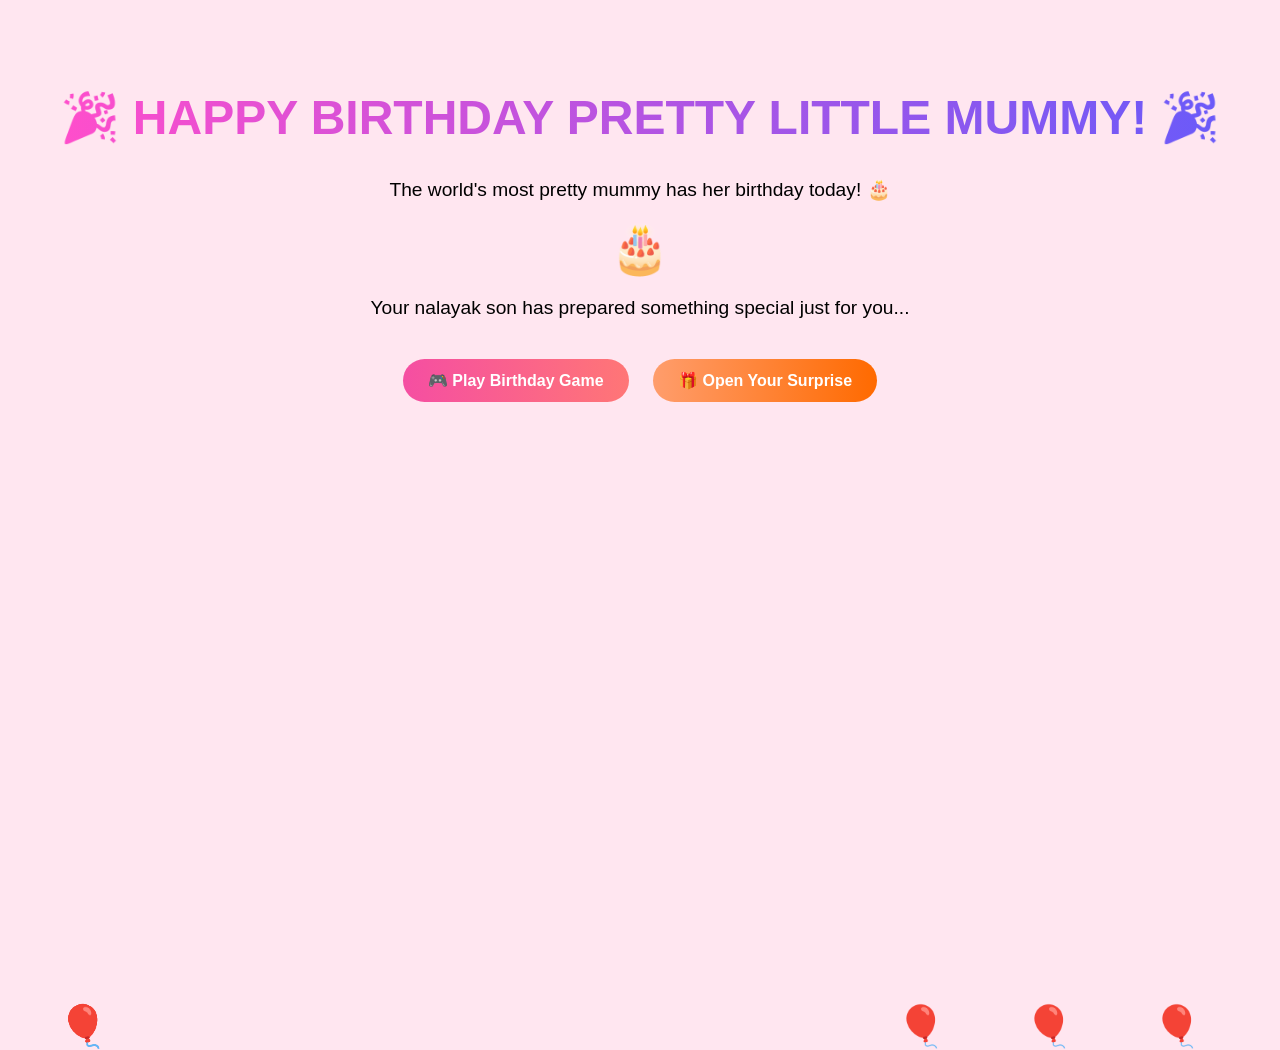
<file: index.html>
<!DOCTYPE html>
<html lang="en">
<head>
  <meta charset="UTF-8">
  <meta name="viewport" content="width=device-width, initial-scale=1.0">
  <title>Happy Birthday</title>
  <style>
    body {
      font-family: Arial, sans-serif;
      background: #ffe6f0; /* Baby pink background */
      text-align: center;
      padding: 50px;
      overflow: hidden; /* hide balloons going outside */
    }

    h1 {
      font-size: 3rem;
      font-weight: bold;
      background: linear-gradient(to right, #ff4ecb, #6a5af9);

      background-clip: text;
      -webkit-background-clip: text;

      color: transparent;
      -webkit-text-fill-color: transparent;

      animation: fadeIn 2s ease-in-out;
    }

    p {
      font-size: 1.2rem;
      margin: 20px 0;
      animation: fadeIn 2.5s ease-in-out;
    }

    .cake {
      font-size: 3rem;
      margin: 20px 0;
      animation: bounce 1.5s infinite;
    }

    .btn-container {
      margin-top: 30px;
      animation: fadeIn 3s ease-in-out;
    }

    .btn {
      padding: 12px 25px;
      margin: 10px;
      font-size: 1rem;
      font-weight: bold;
      border: none;
      border-radius: 25px;
      cursor: pointer;
      color: white;
      transition: transform 0.2s ease, background 0.3s ease;
    }

    .btn:hover {
      transform: scale(1.05);
    }

    .game-btn {
      background: linear-gradient(to right, #f54ea2, #ff7676);
    }

    .surprise-btn {
      background: linear-gradient(to right, #ff9d6c, #ff6a00);
    }

    /* Balloons */
    .balloon {
      position: absolute;
      bottom: -150px;
      font-size: 2.5rem;
      animation: float 10s linear infinite;
    }

    /* Different balloons positions and timings */
    .balloon:nth-child(1) { left: 5%;  animation-duration: 8s; animation-delay: 0s; }
    .balloon:nth-child(2) { left: 15%; animation-duration: 10s; animation-delay: 2s; }
    .balloon:nth-child(3) { left: 25%; animation-duration: 12s; animation-delay: 4s; }
    .balloon:nth-child(4) { left: 40%; animation-duration: 9s;  animation-delay: 1s; }
    .balloon:nth-child(5) { left: 55%; animation-duration: 11s; animation-delay: 3s; }
    .balloon:nth-child(6) { left: 70%; animation-duration: 13s; animation-delay: 5s; }
    .balloon:nth-child(7) { left: 80%; animation-duration: 10s; animation-delay: 1.5s; }
    .balloon:nth-child(8) { left: 90%; animation-duration: 14s; animation-delay: 3.5s; }

    /* Keyframes */
    @keyframes bounce {
      0%, 100% { transform: translateY(0); }
      50% { transform: translateY(-15px); }
    }

    @keyframes float {
      0% { bottom: -150px; opacity: 0; transform: translateX(0); }
      20% { opacity: 1; }
      50% { transform: translateX(30px); }
      100% { bottom: 110%; opacity: 0; transform: translateX(-30px); }
    }

    @keyframes fadeIn {
      from { opacity: 0; transform: translateY(20px); }
      to { opacity: 1; transform: translateY(0); }
    }
  </style>
</head>
<body>

  <h1>🎉 HAPPY BIRTHDAY PRETTY LITTLE MUMMY! 🎉</h1>
  <p>The world's most pretty mummy has her birthday today! 🎂</p>
  <div class="cake">🎂</div>
  <p>Your nalayak son has prepared something special just for you...</p>

  <div class="btn-container">
    <button class="btn game-btn" id="playGame">🎮 Play Birthday Game</button>
    <button class="btn surprise-btn" id="openSurprise">🎁 Open Your Surprise</button>
  </div>

  <!-- Balloons (more added) -->
  <div class="balloon">🎈</div>
  <div class="balloon">🎈</div>
  <div class="balloon">🎈</div>
  <div class="balloon">🎈</div>
  <div class="balloon">🎈</div>
  <div class="balloon">🎈</div>
  <div class="balloon">🎈</div>
  <div class="balloon">🎈</div>

  <script>
    // Redirect using DOM and Event Listeners
    document.getElementById("playGame").addEventListener("click", function() {
      window.location.href = "game.html"; // Change to your game page
    });

    document.getElementById("openSurprise").addEventListener("click", function() {
      window.location.href = "surprise.html"; // Change to your surprise page
    });
  </script>

</body>
</html>
</file>
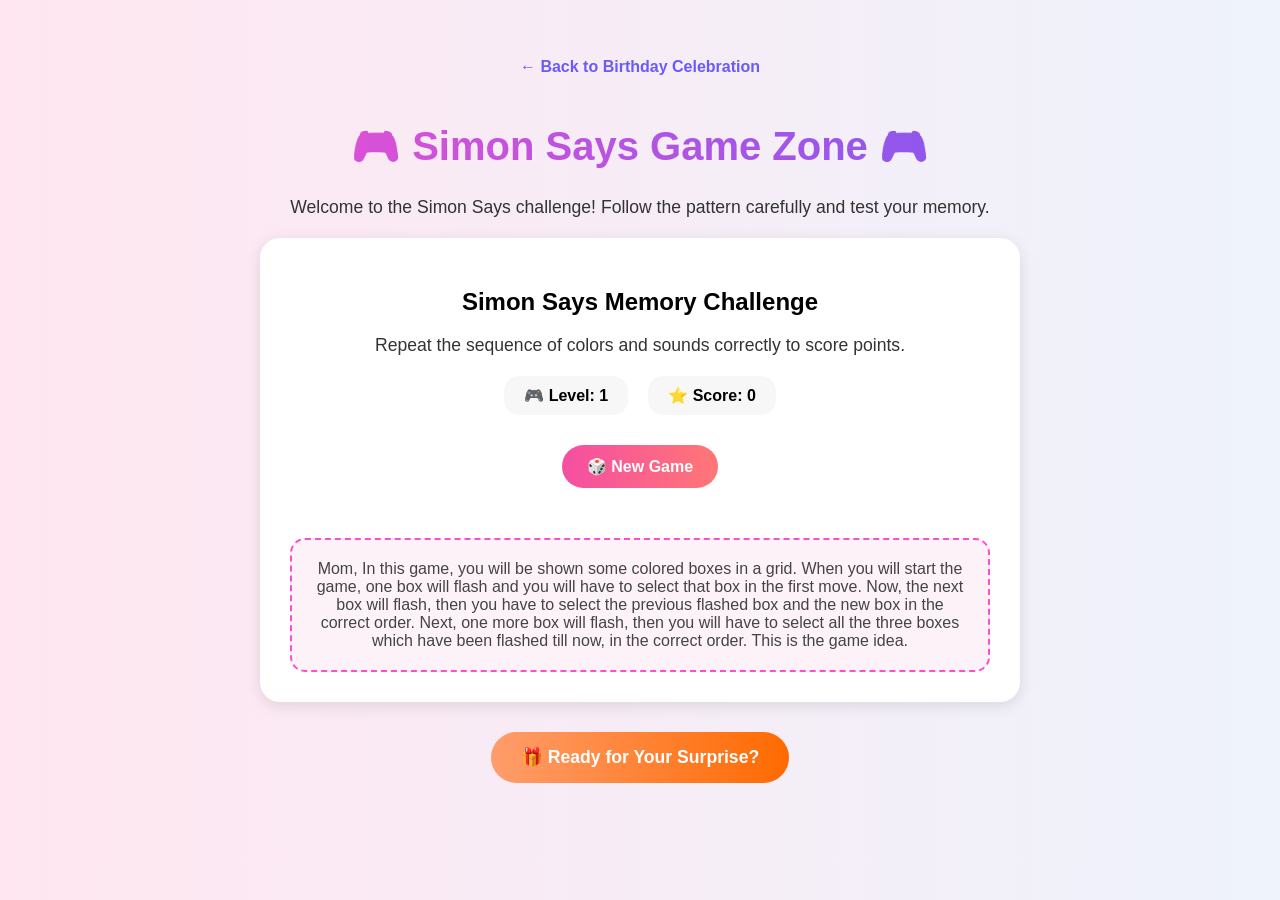
<file: game.html>
<!DOCTYPE html>
<html lang="en">
<head>
  <meta charset="UTF-8">
  <meta name="viewport" content="width=device-width, initial-scale=1.0">
  <title>Simon Says Game Zone</title>
  <style>
    body {
      font-family: Arial, sans-serif;
      background: linear-gradient(to right, #ffe6f0, #eef3fc);
      text-align: center;
      padding: 50px;
    }

    a {
      display: inline-block;
      margin-bottom: 20px;
      color: #6a5af9;
      font-weight: bold;
      text-decoration: none;
    }

    h1 {
      font-size: 2.5rem;
      font-weight: bold;
      background: linear-gradient(to right, #ff4ecb, #6a5af9);

      background-clip: text;
      -webkit-background-clip: text;

      color: transparent;
      -webkit-text-fill-color: transparent;
    }

    p {
      font-size: 1.1rem;
      margin-bottom: 20px;
      color: #333;
    }

    .game-container {
      background: #fff;
      border-radius: 20px;
      box-shadow: 0 4px 15px rgba(0, 0, 0, 0.1);
      padding: 30px;
      max-width: 700px;
      margin: auto;
    }

    .stats {
      display: flex;
      justify-content: center;
      gap: 20px;
      margin: 20px 0;
      font-size: 1rem;
    }

    .stats div {
      background: #f7f7f7;
      padding: 10px 20px;
      border-radius: 15px;
      font-weight: bold;
    }

    .buttons {
      margin: 20px 0;
    }

    .btn {
      padding: 12px 25px;
      margin: 10px;
      font-size: 1rem;
      font-weight: bold;
      border: none;
      border-radius: 25px;
      cursor: pointer;
      color: white;
      transition: transform 0.2s ease, background 0.3s ease;
    }

    .btn:hover {
      transform: scale(1.05);
    }

    .new-game {
      background: linear-gradient(to right, #f54ea2, #ff7676);
    }

    .hint {
      background: linear-gradient(to right, #ff9d6c, #ff6a00);
    }

    .flexbox-container {
      display: flex;
      flex-direction: column;
      justify-content: center;
      align-items: center;
      gap: 15px;
      margin-top: 20px;
      padding: 20px;
      background: #fdf2f8;
      border: 2px dashed #ff4ecb;
      border-radius: 15px;
    }

    .flexbox-container p {
      margin: 0;
      font-size: 1rem;
      color: #444;
    }

    .surprise-btn {
      margin-top: 30px;
      padding: 15px 30px;
      font-size: 1.1rem;
      font-weight: bold;
      border: none;
      border-radius: 30px;
      cursor: pointer;
      background: linear-gradient(to right, #ff9d6c, #ff6a00);
      color: white;
      transition: transform 0.2s ease;
    }

    .surprise-btn:hover {
      transform: scale(1.05);
    }
  </style>
</head>
<body>

  <a href="index.html">← Back to Birthday Celebration</a>
  <h1>🎮 Simon Says Game Zone 🎮</h1>
  <p>Welcome to the Simon Says challenge! Follow the pattern carefully and test your memory.</p>

  <div class="game-container">
    <h2>Simon Says Memory Challenge</h2>
    <p>Repeat the sequence of colors and sounds correctly to score points.</p>

    <!-- Stats -->
    <div class="stats">
      <div>🎮 Level: 1</div>
      <div>⭐ Score: 0</div>
    </div>

    <!-- Buttons -->
    <div class="buttons"><a href = "simon-says.html">
      <button class="btn new-game">🎲 New Game</button></a>
    </div>

    <!-- Flexbox for your custom text -->
    <div class="flexbox-container">
      <p>Mom, In this game, you will be shown some colored boxes in a grid. When you will start the game, one box will flash and you will have to select that box in the first move. Now, the next box will flash, then you have to select the previous flashed box and the new box in the correct order. Next, one more box will flash, then you will have to select all the three boxes which have been flashed till now, in the correct order. This is the game idea.
    </div>
  </div>
  <a href="surprise.html">
  <button class="surprise-btn">🎁 Ready for Your Surprise?</button>
    </a>
</body>
</html>
</file>
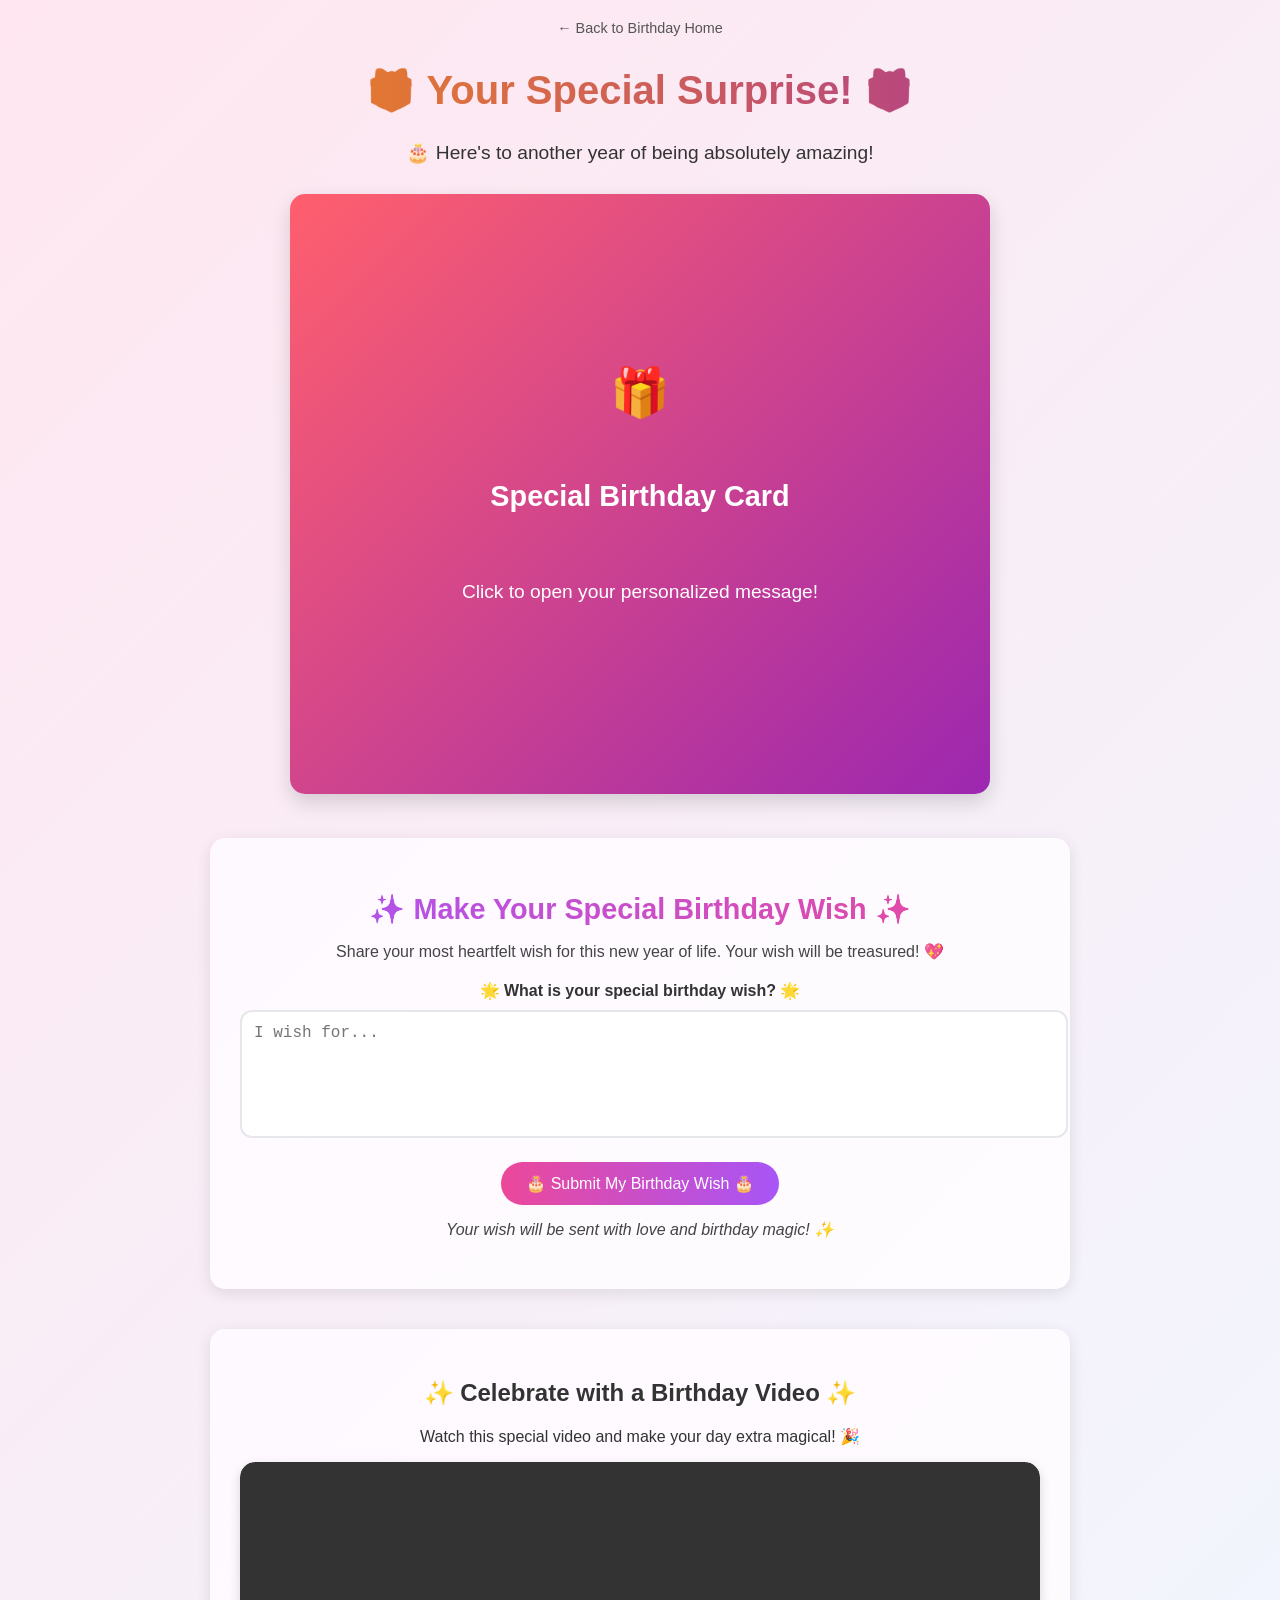
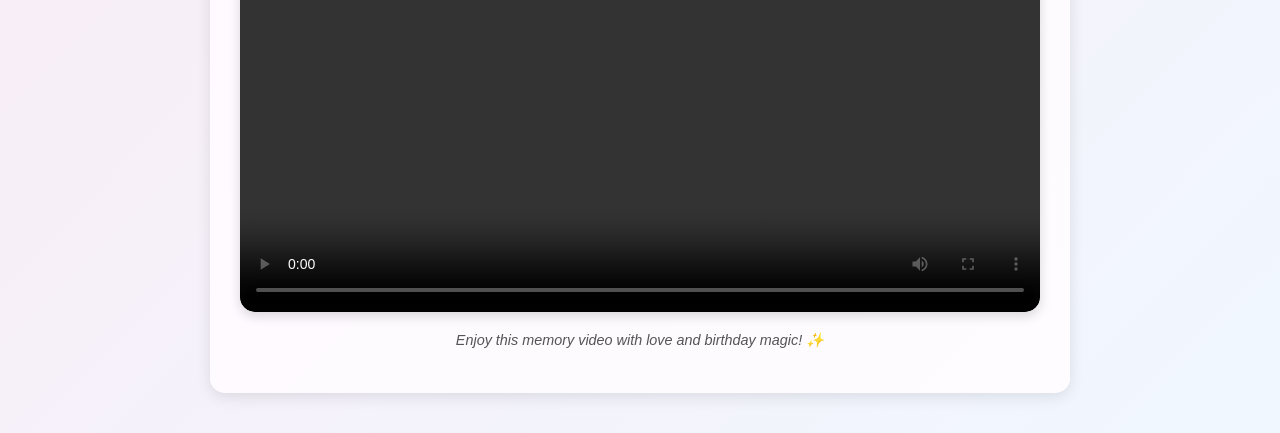
<file: surprise.html>
<!DOCTYPE html>
<html lang="en">
<head>
  <meta charset="UTF-8">
  <meta name="viewport" content="width=device-width, initial-scale=1.0">
  <title>Special Birthday Surprise</title>
  <style>
    body {
      margin: 0;
      font-family: Arial, sans-serif;
      background: linear-gradient(135deg, #ffe6f0, #f0f7ff);
      text-align: center;
      color: #333;
    }

    h1 {
      font-size: 2.5rem;
      margin-top: 30px;
      background: linear-gradient(to right, #ff9800, #9c27b0);
      background-clip: text;
      -webkit-background-clip: text;
      -webkit-text-fill-color: transparent;
    }

    .sub-text {
      font-size: 1.2rem;
      margin: 10px 0 30px;
    }

    /* Card container */
    .card-container {
      perspective: 1000px;
      display: inline-block;
    }

    .card {
      width: 700px;
      height: 600px;
      position: relative;
      transform-style: preserve-3d;
      transition: transform 0.8s;
      cursor: pointer;
    }

    .card.is-flipped {
      transform: rotateY(180deg);
    }

    .card-face {
      position: absolute;
      width: 100%;
      height: 100%;
      border-radius: 15px;
      backface-visibility: hidden;
      display: flex;
      justify-content: center;
      align-items: center;
      font-size: 1.2rem;
      box-shadow: 0 8px 20px rgba(0,0,0,0.15);
      gap:25px;
    }

    .card-front {
      background: linear-gradient(135deg, #ff5f6d, #9c27b0);
      color: white;
      flex-direction: column;
    }

    .card-front .gift {
      font-size: 3rem;
      margin-bottom: 10px;
    }

    .card-back {
      background: linear-gradient(135deg, #42e695, #3bb2b8);
      color: white;
      transform: rotateY(180deg);
      padding: 20px;
    }

    a {
      text-decoration: none;
      color: #555;
      display: inline-block;
      margin-top: 20px;
      font-size: 0.9rem;
    }

  .wish-card {
  width: 800px;
  margin: 40px auto;
  background: #fff;
  padding: 30px;
  border-radius: 15px;
  box-shadow: 0px 4px 15px rgba(0,0,0,0.1);
  text-align: center;
  font-family: "Poppins", sans-serif;
  background: linear-gradient(135deg, #fef9ff, #fefcff);
  position: relative;
}



.wish-card h2 {
  font-size: 1.8rem;
  background: linear-gradient(90deg, #a855f7, #ec4899);
  background-clip: text;
  -webkit-background-clip: text;
  -webkit-text-fill-color: transparent;
  margin-bottom: 10px;
}

.wish-card p {
  color: #444;
  font-size: 1rem;
  margin-bottom: 20px;
}

.wish-label {
  display: block;
  font-weight: bold;
  margin-bottom: 10px;
  color: #333;
}

textarea {
  width: 100%;
  height: 100px;
  border: 2px solid #e5e7eb;
  border-radius: 12px;
  padding: 12px;
  font-size: 1rem;
  resize: none;
  outline: none;
  transition: border 0.3s ease;
}

textarea:focus {
  border-color: #a855f7;
}

.submit-btn {
  margin-top: 20px;
  background: linear-gradient(90deg, #ec4899, #a855f7);
  color: white;
  border: none;
  padding: 12px 25px;
  font-size: 1rem;
  border-radius: 30px;
  cursor: pointer;
  transition: transform 0.2s ease, box-shadow 0.2s ease;
}

.submit-btn:hover {
  transform: translateY(-2px);
  box-shadow: 0px 4px 10px rgba(0,0,0,0.15);
}

.note {
  margin-top: 15px;
  font-size: 0.9rem;
  color: #555;
  font-style: italic;
}

.video-card {
  max-width:800px;
  margin: 40px auto;
  background: #fff;
  padding: 30px;
  border-radius: 15px;
  box-shadow: 0px 4px 15px rgba(0,0,0,0.1);
  text-align: center;
  font-family: "Poppins", sans-serif;
  background: linear-gradient(135deg, #fef9ff, #fefcff);
}

.video-wrapper {
  position: relative;
  padding-top: 56.25%; /* 16:9 aspect ratio */
  margin-bottom: 20px;
  border-radius: 15px;
  overflow: hidden;
  box-shadow: 0px 4px 12px rgba(0,0,0,0.15);
}

.video-wrapper video {
  position: absolute;
  top: 0;
  left: 0;
  width: 100%;
  height: 100%;
  border-radius: 15px;
}

  </style>
</head>
<body>

  <a href="index.html">← Back to Birthday Home</a>
  <h1>🎁 Your Special Surprise! 🎁</h1>
  <p class="sub-text">🎂 Here's to another year of being absolutely amazing!</p>

  <div class="card-container">
    <div class="card" id="birthdayCard">
      <!-- Front -->
      <div class="card-face card-front">
        <div class="gift">🎁</div>
        <h2>Special Birthday Card</h2>
        <p>Click to open your personalized message!</p>
      </div>
      <!-- Back -->
      <div class="card-face card-back">
        <h2>Happy Birthday! 🎉</h2>
        <p>Wishing you endless joy, love, and success in the year ahead.  
        Mom, You truly deserve all the happiness of this world. You are the best mom and I love you so much. You do all the possible things for our family, even if you are not well. You and Papa are the heart of our family. You both have made a lot of sacrifices for my and shivi's success and I will forever be grateful to you.
        I promise I will work harder to make you happy and fulfill every luxury you deserve.💖
        Thank you for everything! Happy Birthday Mom!
      </div>
    </div>
  </div>

  <div class="wish-card">
  <h2>✨ Make Your Special Birthday Wish ✨</h2>
  <p>Share your most heartfelt wish for this new year of life. Your wish will be treasured! 💖</p>
  
  <form action="mailto:devom.garg@gmail.com" enctype="text/plain" method="POST">
    <label for="wish" class="wish-label">🌟 What is your special birthday wish? 🌟</label>
    <textarea id="wish" name="wish" placeholder="I wish for..."></textarea>
    <button type="submit" class="submit-btn">🎂 Submit My Birthday Wish 🎂</button>
  </form>
  
  <p class="note">Your wish will be sent with love and birthday magic! ✨</p>
</div>

<div class="video-card">
  <h2>✨ Celebrate with a Birthday Video ✨</h2>
  <p>Watch this special video and make your day extra magical! 🎉</p>
  
  <div class="video-wrapper">
    <video controls>
      <source src="Birthday_Video.mp4" type="video/mp4">
      Your browser does not support the video tag.
    </video>
  </div>
  
  <p class="note">Enjoy this memory video with love and birthday magic! ✨</p>
</div>

  <script>
    const card = document.getElementById('birthdayCard');
    card.addEventListener('click', () => {
      card.classList.toggle('is-flipped');
    });
  </script>

</body>

</html>
</file>
